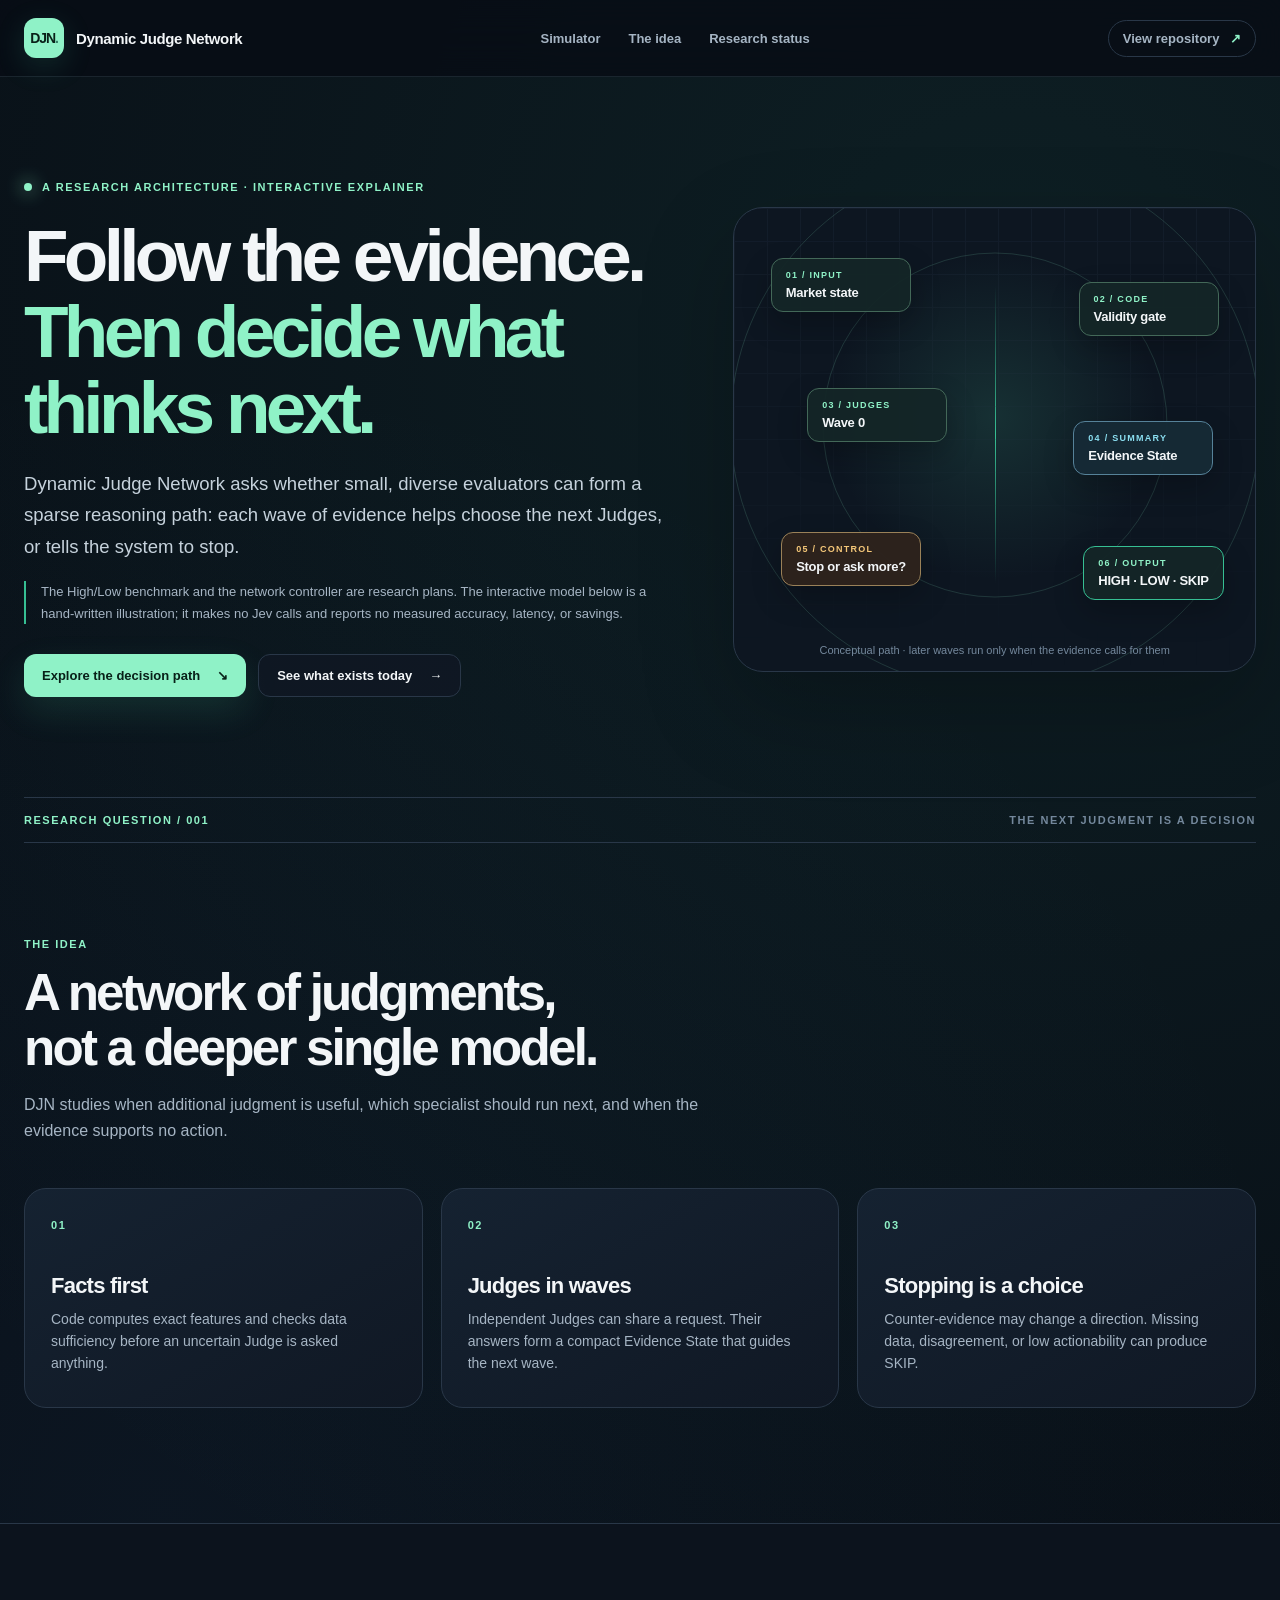
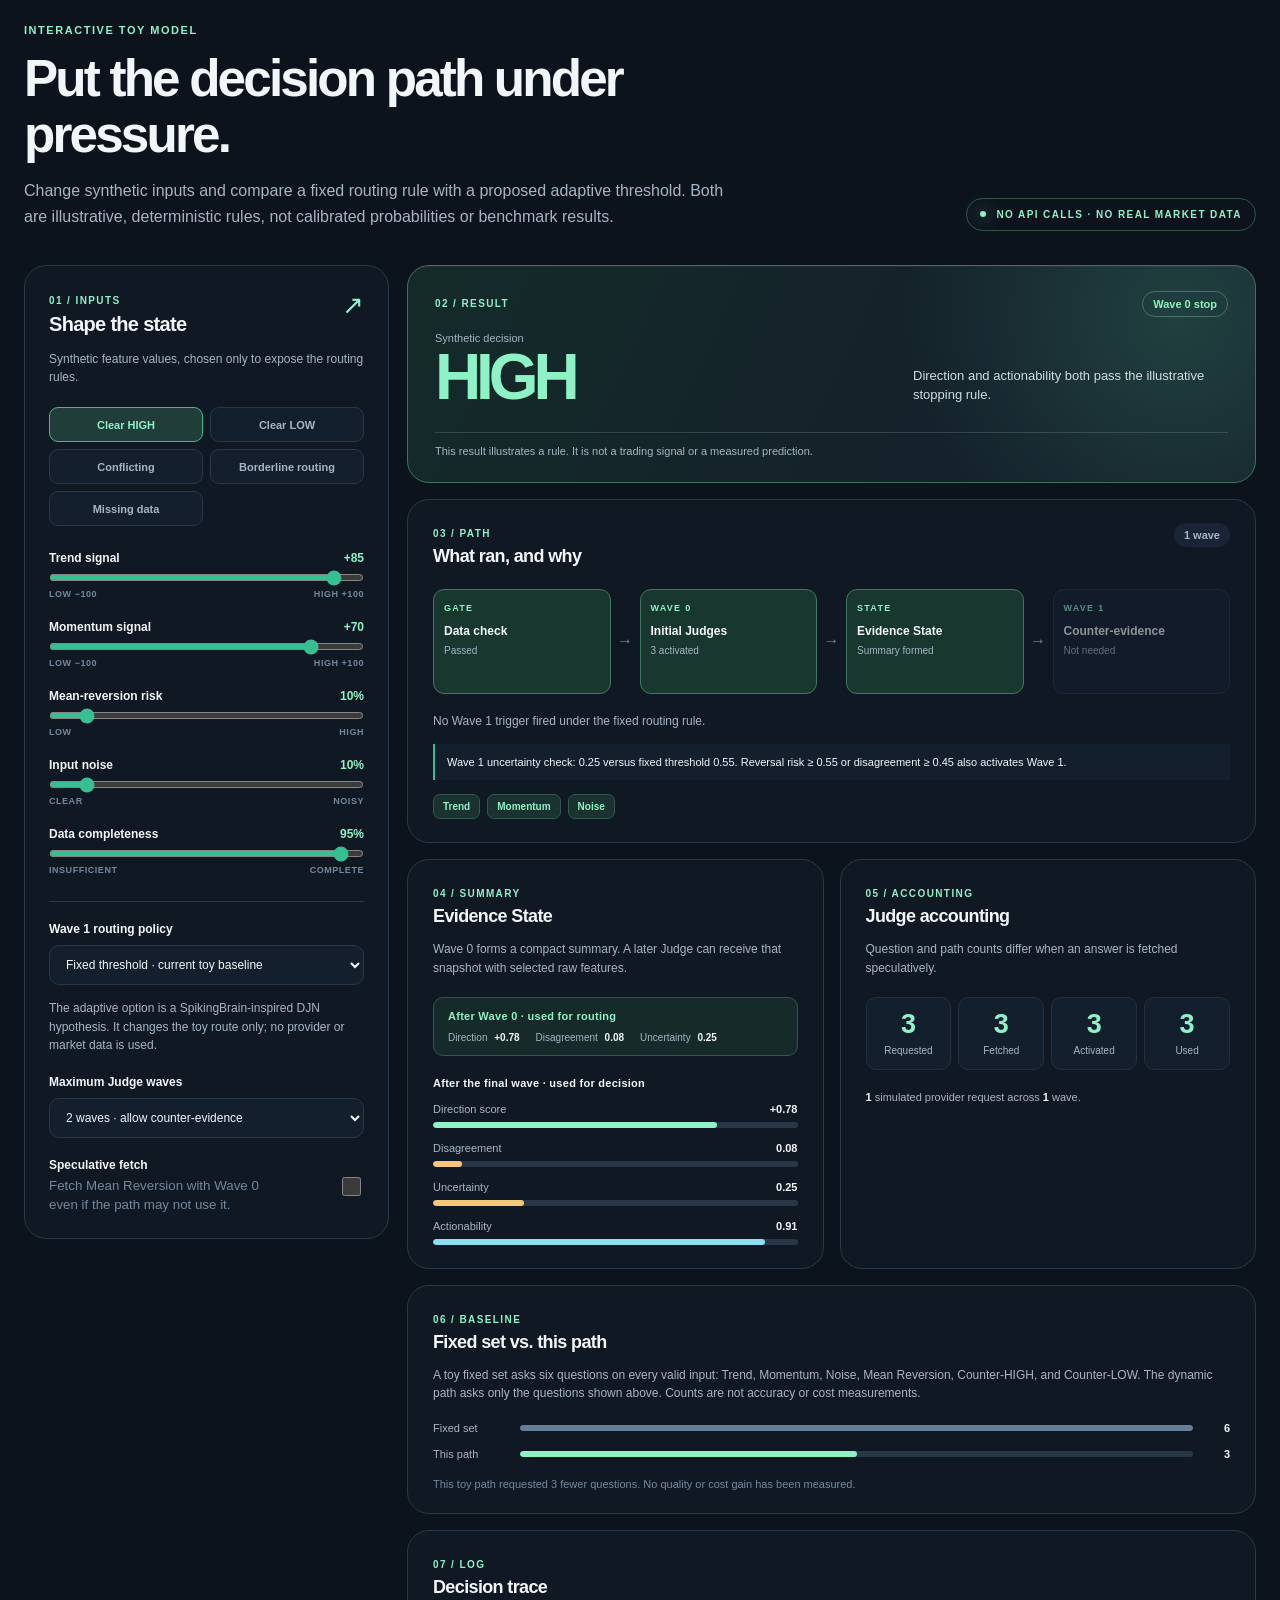
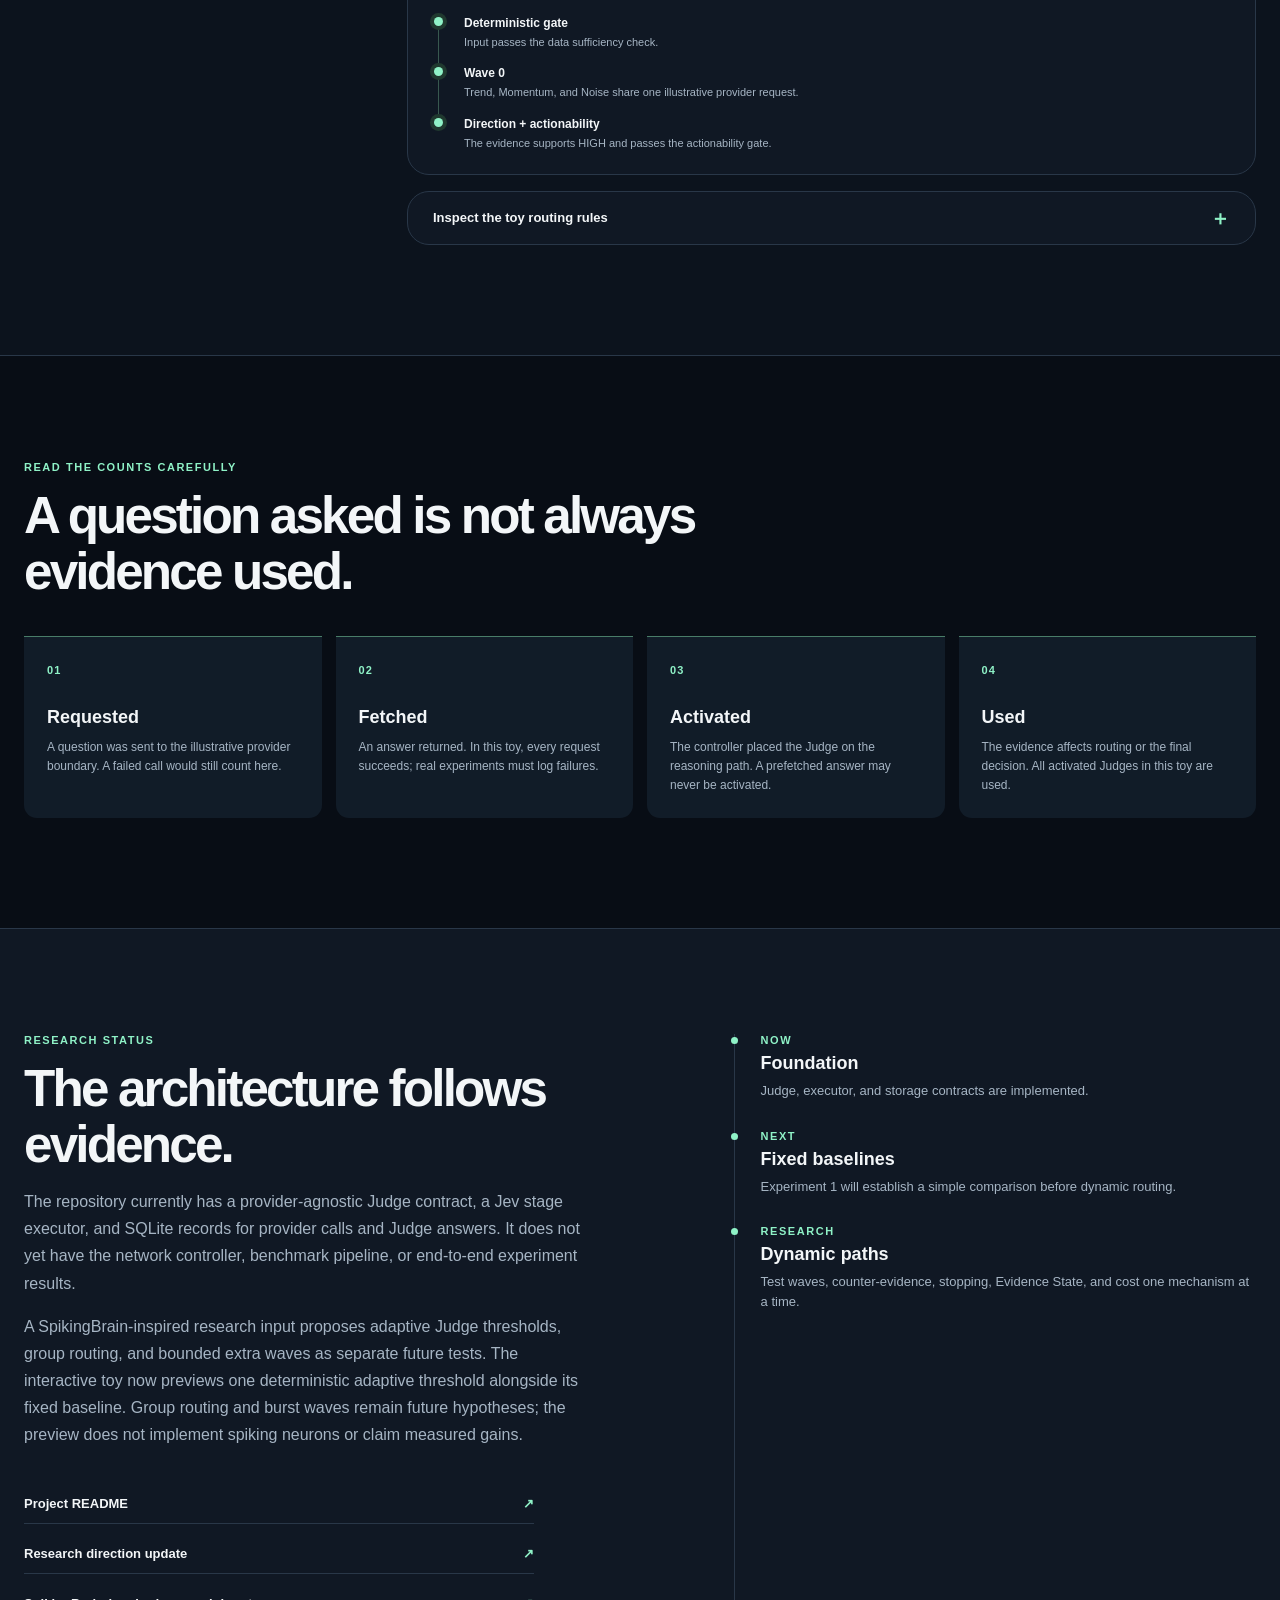
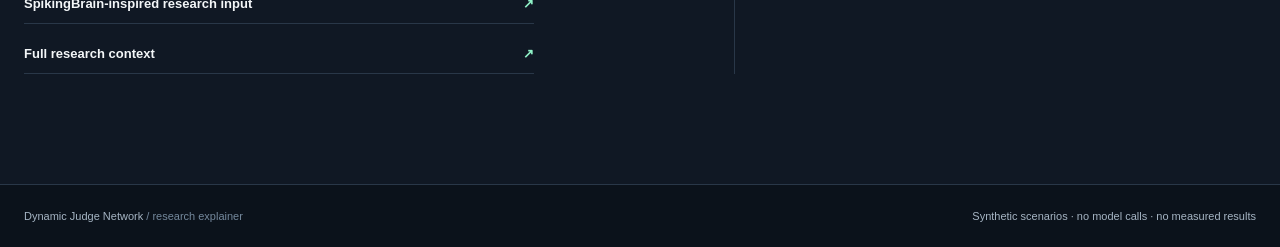
<file: index.html>
<!doctype html>
<html lang="en">
<head>
  <meta charset="utf-8">
  <meta name="viewport" content="width=device-width, initial-scale=1">
  <meta name="color-scheme" content="dark">
  <meta name="description" content="An interactive research explainer for Dynamic Judge Network: deterministic gates, Activation Waves, Evidence State, counter-evidence, and HIGH/LOW/SKIP decisions.">
  <title>Dynamic Judge Network — Follow the evidence</title>
  <!-- INLINE_STYLES_START -->
<style>
:root {
  color-scheme: dark;
  --bg: #080d15;
  --surface: #101824;
  --surface-2: #141f2e;
  --surface-3: #192536;
  --line: #293748;
  --line-soft: #213041;
  --text: #f3f6f8;
  --muted: #a6b5c4;
  --faint: #74889c;
  --mint: #8ff2c7;
  --mint-deep: #36bf93;
  --cyan: #8bdff1;
  --amber: #f5c879;
  --rose: #f5a1a8;
  --radius: 22px;
  font-family: Inter, ui-sans-serif, -apple-system, BlinkMacSystemFont, "Segoe UI", sans-serif;
}
* { box-sizing: border-box; }
html { scroll-behavior: smooth; }
section[id] { scroll-margin-top: 88px; }
body {
  margin: 0;
  min-width: 320px;
  color: var(--text);
  background:
    radial-gradient(circle at 79% 6%, rgba(52, 155, 136, .13), transparent 30%),
    radial-gradient(circle at 13% 30%, rgba(50, 111, 159, .09), transparent 31%),
    var(--bg);
}
a { color: inherit; }
button, input, select { font: inherit; }
button { cursor: pointer; }
:focus-visible { outline: 2px solid var(--mint); outline-offset: 4px; }
::selection { background: var(--mint); color: var(--bg); }
.shell { width: min(100% - 48px, 1240px); margin-inline: auto; }
.skip-link {
  position: absolute; top: -100px; left: 16px; z-index: 100;
  padding: 12px 16px; background: var(--mint); color: var(--bg); border-radius: 10px;
}
.skip-link:focus { top: 12px; }
.site-header {
  position: sticky; top: 0; z-index: 30; backdrop-filter: blur(18px);
  background: rgba(8, 13, 21, .83); border-bottom: 1px solid rgba(136, 165, 184, .15);
}
.header-inner { min-height: 76px; display: flex; align-items: center; justify-content: space-between; gap: 24px; }
.brand { display: inline-flex; align-items: center; gap: 12px; text-decoration: none; white-space: nowrap; }
.brand-mark {
  display: flex; align-items: center; justify-content: center; width: 40px; height: 40px; border-radius: 12px;
  background: var(--mint); color: #092018; font-size: 14px; font-weight: 900; letter-spacing: -.08em;
  box-shadow: 0 8px 30px rgba(76, 216, 167, .15);
}
.brand-dot { color: #327d65; }
.brand-name { font-size: 15px; font-weight: 750; letter-spacing: -.025em; }
.header-nav { display: flex; align-items: center; gap: 28px; }
.header-nav a, .header-repo { color: var(--muted); text-decoration: none; font-size: 13px; font-weight: 650; }
.header-nav a:hover, .header-repo:hover { color: var(--mint); }
.header-repo { border: 1px solid var(--line); border-radius: 999px; padding: 10px 14px; white-space: nowrap; }
.header-repo span { margin-left: 7px; color: var(--mint); }

.hero { display: grid; grid-template-columns: 1.12fr .88fr; gap: 44px; align-items: center; padding-block: 104px 100px; }
.eyebrow, .kicker, .panel-index, .section-divider, .art-index, .sim-label, .stage-step, .roadmap-index {
  font-size: 11px; letter-spacing: .14em; font-weight: 800; text-transform: uppercase;
}
.eyebrow { display: flex; align-items: center; gap: 10px; color: var(--mint); }
.eyebrow-pulse, .sim-label-dot { width: 8px; height: 8px; border-radius: 50%; background: var(--mint); box-shadow: 0 0 18px var(--mint); }
h1, h2, h3, p { margin-top: 0; }
h1 { max-width: 760px; margin: 25px 0 22px; font-size: clamp(46px, 5.7vw, 79px); line-height: 1.04; letter-spacing: -.065em; font-weight: 790; }
h1 em { font-style: normal; color: var(--mint); }
.hero-lead { max-width: 650px; color: #c6d2dc; font-size: clamp(16px, 1.45vw, 19px); line-height: 1.7; }
.hero-note { max-width: 625px; margin: 19px 0 0; padding-left: 15px; border-left: 2px solid var(--mint-deep); color: var(--muted); font-size: 13px; line-height: 1.65; }
.hero-actions { display: flex; flex-wrap: wrap; gap: 12px; margin-top: 30px; }
.button {
  display: inline-flex; align-items: center; justify-content: center; gap: 17px; padding: 13px 18px;
  border-radius: 12px; text-decoration: none; font-size: 13px; font-weight: 750;
  transition: transform .18s ease, background .18s ease, border-color .18s ease;
}
.button:hover { transform: translateY(-2px); }
.button-primary { background: var(--mint); color: #082018; box-shadow: 0 14px 35px rgba(80, 221, 172, .13); }
.button-primary:hover { background: #b2ffd9; }
.button-quiet { border: 1px solid var(--line); background: rgba(16, 24, 36, .7); }
.button-quiet:hover { border-color: var(--mint-deep); }

.hero-art {
  position: relative; min-height: 465px; isolation: isolate; border: 1px solid var(--line);
  border-radius: 30px; overflow: hidden;
  background: radial-gradient(circle at 50% 45%, rgba(72, 184, 147, .16), transparent 45%), #0d1621;
  box-shadow: 0 35px 95px rgba(0, 0, 0, .22);
}
.hero-art::before {
  content: ""; position: absolute; inset: 0; opacity: .25;
  background-image: linear-gradient(var(--line) 1px, transparent 1px), linear-gradient(90deg, var(--line) 1px, transparent 1px);
  background-size: 33px 33px; mask-image: linear-gradient(to bottom, #000, transparent 100%);
}
.hero-art::after { content: ""; position: absolute; left: 50%; top: 17%; bottom: 19%; width: 1px; background: linear-gradient(transparent, var(--mint-deep), transparent); z-index: -1; }
.art-orbit { position: absolute; border: 1px solid rgba(143, 242, 199, .15); border-radius: 50%; left: 50%; top: 47%; transform: translate(-50%, -50%); }
.orbit-one { width: 345px; height: 345px; }
.orbit-two { width: 530px; height: 530px; }
.art-node {
  position: absolute; display: flex; flex-direction: column; gap: 5px; min-width: 140px;
  padding: 11px 14px; border: 1px solid #436858; border-radius: 12px;
  background: rgba(20, 38, 39, .94); box-shadow: 0 12px 30px rgba(0, 0, 0, .22);
}
.art-node strong { font-size: 13px; letter-spacing: -.02em; }
.art-index { color: var(--mint); font-size: 9px; }
.art-input { left: 7%; top: 11%; }
.art-gate { right: 7%; top: 16%; }
.art-wave { left: 14%; top: 39%; }
.art-evidence { right: 8%; top: 46%; border-color: #568299; background: rgba(21, 42, 54, .96); }
.art-evidence .art-index { color: var(--cyan); }
.art-route { left: 9%; top: 70%; border-color: #9a8158; background: rgba(45, 35, 29, .96); }
.art-route .art-index { color: var(--amber); }
.art-outcome { right: 6%; top: 73%; border-color: var(--mint-deep); }
.art-caption { position: absolute; bottom: 15px; left: 22px; right: 22px; margin: 0; color: var(--faint); font-size: 11px; text-align: center; }

.section-divider { display: flex; justify-content: space-between; gap: 16px; padding: 16px 0; border-block: 1px solid var(--line); color: var(--faint); }
.section-divider span:first-child { color: var(--mint); }
.intro { padding-block: 95px 115px; }
.kicker { margin-bottom: 15px; color: var(--mint); }
.section-heading h2, .sim-heading h2, .research-layout h2 { margin: 0 0 16px; font-size: clamp(35px, 4vw, 55px); line-height: 1.08; letter-spacing: -.055em; font-weight: 760; }
.section-heading p:last-child, .sim-heading p:last-child { max-width: 690px; margin-bottom: 0; color: var(--muted); line-height: 1.65; }
.principles { display: grid; grid-template-columns: repeat(3, 1fr); gap: 18px; margin-top: 44px; }
.principle { min-height: 220px; padding: 26px; border: 1px solid var(--line); border-radius: var(--radius); background: linear-gradient(150deg, #152231, #101824); }
.principle-number { color: var(--mint); font-size: 11px; letter-spacing: .14em; font-weight: 800; }
.principle h3 { margin: 40px 0 10px; font-size: 22px; letter-spacing: -.035em; }
.principle p { margin: 0; color: var(--muted); line-height: 1.55; font-size: 14px; }

.simulator-section { border-block: 1px solid var(--line); padding-block: 100px 110px; background: #0c131d; }
.sim-heading { display: flex; align-items: end; justify-content: space-between; gap: 28px; margin-bottom: 34px; }
.sim-heading h2 { max-width: 760px; }
.sim-heading p:last-child { max-width: 700px; }
.sim-label { display: flex; align-items: center; gap: 10px; flex: none; padding: 10px 13px; color: var(--mint); border: 1px solid #315549; border-radius: 999px; font-size: 10px; }
.sim-label-dot { width: 6px; height: 6px; }
.workbench { display: grid; grid-template-columns: minmax(300px, 365px) minmax(0, 1fr); gap: 18px; align-items: start; }
.controls-panel, .route-panel, .evidence-panel, .counts-panel, .comparison-panel, .trace-panel {
  border: 1px solid var(--line); border-radius: var(--radius); background: var(--surface);
}
.controls-panel { padding: 24px; }
.panel-heading { display: flex; justify-content: space-between; align-items: start; gap: 14px; }
.panel-heading h3 { margin: 5px 0 0; font-size: 20px; letter-spacing: -.035em; }
.panel-heading.compact h3 { font-size: 18px; }
.panel-index { color: var(--mint); font-size: 10px; }
.panel-symbol { color: var(--mint); font-size: 26px; font-weight: 300; }
.control-help, .detail-note { color: var(--muted); font-size: 12px; line-height: 1.55; }
.control-help { margin: 14px 0 20px; }
.preset-list { display: grid; grid-template-columns: repeat(2, 1fr); gap: 7px; margin-bottom: 25px; }
.preset { min-height: 35px; padding: 7px 9px; border: 1px solid var(--line); border-radius: 9px; background: var(--surface-2); color: var(--muted); font-size: 11px; font-weight: 700; }
.preset:hover { border-color: var(--mint-deep); color: var(--text); }
.preset.is-selected { border-color: var(--mint-deep); background: #203d39; color: var(--mint); }
.control-stack { display: grid; gap: 21px; }
.control-label, .range-ends { display: flex; justify-content: space-between; gap: 12px; }
.control-label { align-items: baseline; margin-bottom: 9px; font-size: 12px; font-weight: 650; }
.control-label output { color: var(--mint); font-variant-numeric: tabular-nums; }
input[type="range"] { display: block; width: 100%; height: 7px; margin: 0; accent-color: var(--mint-deep); cursor: pointer; }
.range-ends { margin-top: 8px; color: var(--faint); font-size: 9px; letter-spacing: .06em; font-weight: 750; }
.control-options { margin-top: 26px; padding-top: 20px; border-top: 1px solid var(--line); }
.select-label { display: block; margin-bottom: 9px; font-size: 12px; font-weight: 700; }
select { width: 100%; padding: 11px 12px; color: var(--text); border: 1px solid var(--line); border-radius: 10px; background: var(--surface-2); font-size: 12px; }
.switch-row { display: flex; justify-content: space-between; align-items: center; gap: 14px; margin-top: 20px; cursor: pointer; }
.switch-row strong { display: block; margin-bottom: 4px; font-size: 12px; }
.switch-row small { display: block; max-width: 238px; color: var(--faint); line-height: 1.45; }
.switch-row input { width: 19px; height: 19px; flex: none; accent-color: var(--mint-deep); }

.results-panel { display: grid; gap: 16px; min-width: 0; }
.verdict-card {
  padding: 25px 27px; border-radius: var(--radius); border: 1px solid #3c735f;
  background: radial-gradient(circle at 91% 23%, rgba(99, 226, 173, .16), transparent 35%), linear-gradient(115deg, #142b29, #14212b 65%);
  box-shadow: inset 0 1px rgba(255, 255, 255, .04);
}
.verdict-card[data-decision="LOW"] { border-color: #5088a2; background: radial-gradient(circle at 91% 23%, rgba(111, 203, 226, .16), transparent 35%), linear-gradient(115deg, #152734, #14212b 65%); }
.verdict-card[data-decision="SKIP"] { border-color: #9a7852; background: radial-gradient(circle at 91% 23%, rgba(238, 181, 111, .13), transparent 35%), linear-gradient(115deg, #2b2725, #17212a 65%); }
.verdict-top { display: flex; align-items: center; justify-content: space-between; gap: 12px; }
.verdict-path { padding: 6px 10px; border: 1px solid rgba(150, 210, 185, .35); border-radius: 99px; color: var(--mint); font-size: 11px; font-weight: 700; }
.verdict-card[data-decision="SKIP"] .verdict-path { color: var(--amber); border-color: #937653; }
.verdict-main { display: flex; align-items: end; justify-content: space-between; gap: 25px; margin-top: 15px; }
.verdict-caption { margin: 0 0 1px; color: var(--muted); font-size: 11px; }
.decision { display: block; color: var(--mint); font-size: clamp(46px, 5vw, 69px); line-height: 1; font-weight: 850; letter-spacing: -.08em; }
.verdict-card[data-decision="LOW"] .decision { color: var(--cyan); }
.verdict-card[data-decision="SKIP"] .decision { color: var(--amber); }
.verdict-explanation { max-width: 315px; margin: 0 0 4px; color: #d0dde0; font-size: 13px; line-height: 1.5; }
.verdict-disclaimer { margin: 23px 0 0; padding-top: 12px; border-top: 1px solid rgba(211, 233, 228, .16); color: var(--muted); font-size: 11px; }

.route-panel, .comparison-panel, .trace-panel { padding: 23px 25px; }
.route-summary { padding: 6px 10px; border-radius: 99px; background: var(--surface-3); color: var(--muted); font-size: 11px; font-weight: 700; }
.route-track { display: grid; grid-template-columns: minmax(0, 1fr) 19px minmax(0, 1fr) 19px minmax(0, 1fr) 19px minmax(0, 1fr); align-items: center; gap: 5px; margin-top: 22px; }
.route-arrow { color: var(--faint); text-align: center; }
.route-stage { display: flex; flex-direction: column; min-height: 105px; padding: 13px 10px; border: 1px solid var(--line); border-radius: 11px; background: var(--surface-2); }
.route-stage.is-active { border-color: #417660; background: #18372f; }
.route-stage.is-blocked { border-color: #957448; background: #342c24; }
.route-stage.is-dormant { opacity: .55; }
.stage-step { margin-bottom: 11px; color: var(--mint); font-size: 9px; }
.route-stage.is-blocked .stage-step { color: var(--amber); }
.route-stage strong { font-size: 12px; }
.route-stage small { margin-top: 6px; color: var(--muted); line-height: 1.35; font-size: 10px; }
.route-reason { margin: 18px 0 14px; color: var(--muted); font-size: 12px; line-height: 1.5; }
.routing-detail { margin: 0 0 14px; padding: 10px 12px; border-left: 2px solid var(--mint-deep); background: var(--surface-2); color: var(--text); font-size: 11px; line-height: 1.5; font-variant-numeric: tabular-nums; }
.judge-chips { display: flex; flex-wrap: wrap; gap: 7px; }
.judge-chip { padding: 6px 9px; border: 1px solid #32564d; border-radius: 7px; background: #1a3330; color: var(--mint); font-size: 10px; font-weight: 700; }
.judge-chip.is-fetched-only { color: var(--amber); border-color: #806543; background: #30281e; }

.detail-grid { display: grid; grid-template-columns: 1fr 1fr; gap: 16px; }
.evidence-panel, .counts-panel { padding: 23px 25px; min-width: 0; }
.detail-note { margin: 13px 0 19px; }
.state-snapshot { padding: 12px 14px; border: 1px solid #32564d; border-radius: 10px; background: #152a29; }
.state-label { display: block; color: var(--mint); font-size: 11px; letter-spacing: .025em; }
.snapshot-values { display: flex; flex-wrap: wrap; gap: 8px 16px; margin-top: 10px; color: var(--muted); font-size: 10px; }
.snapshot-values strong { margin-left: 4px; color: var(--text); font-variant-numeric: tabular-nums; }
.final-state-label { margin-top: 21px; color: var(--text); }
.metric { margin-top: 14px; }
.metric > div:first-child { display: flex; justify-content: space-between; gap: 10px; margin-bottom: 7px; color: var(--muted); font-size: 11px; }
.metric strong { color: var(--text); font-variant-numeric: tabular-nums; }
.meter, .comparison-track { height: 6px; border-radius: 99px; overflow: hidden; background: #283746; }
.meter i, .comparison-track i { display: block; width: 0; height: 100%; background: var(--mint); border-radius: inherit; transition: width .25s ease; }
#bar-disagreement, #bar-uncertainty { background: var(--amber); }
#bar-actionability { background: var(--cyan); }
.count-grid { display: grid; grid-template-columns: repeat(4, 1fr); gap: 7px; }
.count-grid div { min-width: 0; padding: 11px 4px; border: 1px solid var(--line-soft); border-radius: 10px; background: var(--surface-2); text-align: center; }
.count-grid strong { display: block; color: var(--mint); font-size: 27px; line-height: 1.15; font-variant-numeric: tabular-nums; }
.count-grid span { color: var(--muted); font-size: 10px; }
.request-note { margin: 21px 0 0; color: var(--muted); font-size: 11px; }
.request-note strong { color: var(--text); }
.comparison-row { display: grid; grid-template-columns: 75px 1fr 25px; gap: 12px; align-items: center; margin-top: 14px; font-size: 11px; color: var(--muted); }
.comparison-row strong { color: var(--text); text-align: right; }
#dynamic-bar { background: var(--mint); }
#fixed-bar { background: #657f95; }
.comparison-note { margin: 18px 0 0; color: var(--faint); font-size: 11px; }
.trace-list { display: grid; gap: 0; margin: 18px 0 0; padding: 0; list-style: none; }
.trace-list li { position: relative; padding: 0 0 16px 25px; border-left: 1px solid #38584f; margin-left: 5px; }
.trace-list li:last-child { padding-bottom: 0; border-left-color: transparent; }
.trace-list li::before { content: ""; position: absolute; left: -5px; top: 1px; width: 9px; height: 9px; border-radius: 50%; background: var(--mint); box-shadow: 0 0 0 4px #20392f; }
.trace-list strong { display: block; margin-bottom: 4px; font-size: 12px; }
.trace-list span { display: block; color: var(--muted); font-size: 11px; line-height: 1.5; }
.rules-panel { border: 1px solid var(--line); border-radius: var(--radius); background: var(--surface); }
.rules-panel summary { display: flex; justify-content: space-between; gap: 12px; padding: 18px 25px; cursor: pointer; font-size: 13px; font-weight: 750; list-style: none; }
.rules-panel summary::-webkit-details-marker { display: none; }
.rules-panel summary span { color: var(--mint); font-size: 20px; line-height: .8; }
.rules-panel[open] summary { border-bottom: 1px solid var(--line); }
.rules-content { padding: 18px 25px 23px; color: var(--muted); font-size: 12px; line-height: 1.65; }
.rules-content p { margin: 0 0 12px; }
.rules-content ol { padding-left: 20px; margin: 0; }
.rules-content li { padding-left: 5px; margin-top: 9px; }
.rules-content strong { color: var(--text); }

.definitions { padding-block: 105px 110px; }
.section-heading.narrow { max-width: 715px; }
.definition-grid { display: grid; grid-template-columns: repeat(4, 1fr); gap: 14px; margin-top: 37px; }
.definition-grid article { padding: 23px; border-top: 1px solid #497d68; background: #111c28; border-radius: 0 0 13px 13px; }
.definition-grid article > span { color: var(--mint); font-size: 11px; font-weight: 800; letter-spacing: .1em; }
.definition-grid h3 { margin: 29px 0 10px; font-size: 18px; }
.definition-grid p { margin: 0; color: var(--muted); font-size: 12px; line-height: 1.6; }
.research-section { border-top: 1px solid var(--line); padding-block: 105px 110px; background: #101824; }
.research-layout { display: grid; grid-template-columns: 1fr .85fr; gap: 95px; }
.research-layout h2 { max-width: 600px; }
.research-lead { max-width: 560px; color: var(--muted); line-height: 1.7; }
.research-links { display: grid; gap: 10px; margin-top: 35px; max-width: 510px; }
.research-links a { display: flex; justify-content: space-between; padding: 12px 0; border-bottom: 1px solid var(--line); color: var(--text); text-decoration: none; font-size: 13px; font-weight: 700; }
.research-links a:hover, .research-links a span { color: var(--mint); }
.roadmap { border-left: 1px solid var(--line); }
.roadmap > div { position: relative; padding: 0 0 28px 30px; margin-left: -4px; }
.roadmap > div::before { content: ""; position: absolute; left: 0; top: 3px; width: 7px; height: 7px; border-radius: 50%; background: var(--mint); }
.roadmap > div:last-child { padding-bottom: 0; }
.roadmap-index { display: block; color: var(--mint); }
.roadmap strong { display: block; margin: 7px 0; font-size: 18px; }
.roadmap p { margin: 0; color: var(--muted); font-size: 13px; line-height: 1.55; }
.site-footer { padding: 25px 0; border-top: 1px solid var(--line); background: #0b121b; }
.footer-inner { display: flex; justify-content: space-between; gap: 16px; color: var(--muted); font-size: 11px; }
.muted { color: var(--faint); }
.noscript { position: fixed; bottom: 0; left: 0; right: 0; z-index: 50; padding: 14px; margin: 0; background: var(--amber); color: #211b12; text-align: center; }

@media (max-width: 1050px) {
  .hero { grid-template-columns: 1fr; padding-top: 76px; }
  .hero-art { max-width: 750px; width: 100%; min-height: 420px; }
  .sim-heading { align-items: start; flex-direction: column; }
  .workbench { grid-template-columns: 1fr; }
  .controls-panel { display: grid; grid-template-columns: 1fr 1fr; column-gap: 28px; }
  .controls-panel .panel-heading, .controls-panel .control-help, .preset-list { grid-column: 1; }
  .control-stack { grid-column: 2; grid-row: 1 / span 4; }
  .control-options { grid-column: 1; }
  .research-layout { gap: 45px; }
}
@media (max-width: 720px) {
  .shell { width: min(100% - 32px, 1240px); }
  .header-inner { min-height: 65px; }
  .brand-name, .header-nav { display: none; }
  .hero { padding-block: 67px 72px; }
  h1 { font-size: clamp(42px, 10vw, 62px); }
  .hero-art { min-height: 390px; }
  .art-node { min-width: 112px; padding: 9px; }
  .art-node strong { font-size: 11px; }
  .art-input { left: 5%; }
  .art-gate { right: 4%; }
  .art-wave { left: 7%; }
  .art-evidence { right: 4%; }
  .art-route { left: 4%; }
  .art-outcome { right: 4%; }
  .section-divider span:last-child { display: none; }
  .intro, .definitions, .research-section { padding-block: 72px; }
  .principles { grid-template-columns: 1fr; gap: 10px; margin-top: 28px; }
  .principle { min-height: 0; }
  .principle h3 { margin-top: 22px; }
  .simulator-section { padding-block: 72px; }
  .controls-panel { display: block; }
  .detail-grid, .research-layout { grid-template-columns: 1fr; }
  .definition-grid { grid-template-columns: repeat(2, 1fr); }
  .route-track { grid-template-columns: repeat(2, 1fr); gap: 8px; }
  .route-arrow { display: none; }
  .verdict-main { align-items: start; flex-direction: column; gap: 13px; }
  .research-layout { gap: 45px; }
  .footer-inner { flex-direction: column; }
}
@media (max-width: 420px) {
  .header-repo { padding: 9px 11px; font-size: 11px; }
  .hero-art { min-height: 390px; }
  .art-node { min-width: 96px; }
  .art-outcome { top: 78%; }
  .art-caption { bottom: 8px; }
  .definition-grid { grid-template-columns: 1fr; }
  .count-grid { grid-template-columns: repeat(2, 1fr); }
}
@media (prefers-reduced-motion: reduce) {
  *, *::before, *::after { scroll-behavior: auto !important; animation-duration: .01ms !important; transition-duration: .01ms !important; }
}
</style>
  <!-- INLINE_STYLES_END -->
</head>
<body>
  <a class="skip-link" href="#main">Skip to content</a>
  <header class="site-header">
    <div class="shell header-inner">
      <a class="brand" href="#top" aria-label="Dynamic Judge Network, back to top">
        <span class="brand-mark" aria-hidden="true">DJN<span class="brand-dot">.</span></span>
        <span class="brand-name">Dynamic Judge Network</span>
      </a>
      <nav class="header-nav" aria-label="Main navigation">
        <a href="#simulator">Simulator</a>
        <a href="#how-it-works">The idea</a>
        <a href="#research">Research status</a>
      </nav>
      <a class="header-repo" href="https://github.com/RoyHermit/dynamic-judge-network" target="_blank" rel="noopener noreferrer">
        View repository <span aria-hidden="true">↗</span>
      </a>
    </div>
  </header>

  <main id="main">
    <section class="hero shell" id="top" aria-labelledby="hero-title">
      <div class="hero-copy">
        <div class="eyebrow"><span class="eyebrow-pulse" aria-hidden="true"></span> A research architecture · Interactive explainer</div>
        <h1 id="hero-title">Follow the evidence.<br><em>Then decide what thinks next.</em></h1>
        <p class="hero-lead">
          Dynamic Judge Network asks whether small, diverse evaluators can form a sparse reasoning path:
          each wave of evidence helps choose the next Judges, or tells the system to stop.
        </p>
        <p class="hero-note">
          The High/Low benchmark and the network controller are research plans. The interactive model below is a
          hand-written illustration; it makes no Jev calls and reports no measured accuracy, latency, or savings.
        </p>
        <div class="hero-actions">
          <a class="button button-primary" href="#simulator">Explore the decision path <span aria-hidden="true">↘</span></a>
          <a class="button button-quiet" href="#research">See what exists today <span aria-hidden="true">→</span></a>
        </div>
      </div>
      <div class="hero-art" aria-label="A conceptual decision path from input through gates and two possible waves to a decision">
        <div class="art-orbit orbit-one"></div>
        <div class="art-orbit orbit-two"></div>
        <div class="art-node art-input"><span class="art-index">01 / INPUT</span><strong>Market state</strong></div>
        <div class="art-node art-gate"><span class="art-index">02 / CODE</span><strong>Validity gate</strong></div>
        <div class="art-node art-wave"><span class="art-index">03 / JUDGES</span><strong>Wave 0</strong></div>
        <div class="art-node art-evidence"><span class="art-index">04 / SUMMARY</span><strong>Evidence State</strong></div>
        <div class="art-node art-route"><span class="art-index">05 / CONTROL</span><strong>Stop or ask more?</strong></div>
        <div class="art-node art-outcome"><span class="art-index">06 / OUTPUT</span><strong>HIGH · LOW · SKIP</strong></div>
        <p class="art-caption">Conceptual path · later waves run only when the evidence calls for them</p>
      </div>
    </section>

    <div class="section-divider shell" aria-hidden="true"><span>RESEARCH QUESTION / 001</span><span>THE NEXT JUDGMENT IS A DECISION</span></div>

    <section class="intro shell" id="how-it-works" aria-labelledby="idea-title">
      <div class="section-heading">
        <p class="kicker">The idea</p>
        <h2 id="idea-title">A network of judgments,<br>not a deeper single model.</h2>
        <p>DJN studies when additional judgment is useful, which specialist should run next, and when the evidence supports no action.</p>
      </div>
      <div class="principles">
        <article class="principle">
          <span class="principle-number">01</span>
          <h3>Facts first</h3>
          <p>Code computes exact features and checks data sufficiency before an uncertain Judge is asked anything.</p>
        </article>
        <article class="principle">
          <span class="principle-number">02</span>
          <h3>Judges in waves</h3>
          <p>Independent Judges can share a request. Their answers form a compact Evidence State that guides the next wave.</p>
        </article>
        <article class="principle">
          <span class="principle-number">03</span>
          <h3>Stopping is a choice</h3>
          <p>Counter-evidence may change a direction. Missing data, disagreement, or low actionability can produce SKIP.</p>
        </article>
      </div>
    </section>

    <section class="simulator-section" id="simulator" aria-labelledby="sim-title">
      <div class="shell">
        <div class="sim-heading">
          <div>
            <p class="kicker">Interactive toy model</p>
            <h2 id="sim-title">Put the decision path under pressure.</h2>
            <p>Change synthetic inputs and compare a fixed routing rule with a proposed adaptive threshold. Both are illustrative, deterministic rules, not calibrated probabilities or benchmark results.</p>
          </div>
          <div class="sim-label"><span class="sim-label-dot"></span> NO API CALLS · NO REAL MARKET DATA</div>
        </div>

        <div class="workbench">
          <aside class="controls-panel" aria-labelledby="controls-title">
            <div class="panel-heading">
              <div>
                <span class="panel-index">01 / INPUTS</span>
                <h3 id="controls-title">Shape the state</h3>
              </div>
              <span class="panel-symbol" aria-hidden="true">↗</span>
            </div>
            <p class="control-help">Synthetic feature values, chosen only to expose the routing rules.</p>

            <div class="preset-list" role="group" aria-label="Example scenarios">
              <button class="preset is-selected" type="button" data-preset="clear-high">Clear HIGH</button>
              <button class="preset" type="button" data-preset="clear-low">Clear LOW</button>
              <button class="preset" type="button" data-preset="conflict">Conflicting</button>
              <button class="preset" type="button" data-preset="borderline">Borderline routing</button>
              <button class="preset" type="button" data-preset="missing">Missing data</button>
            </div>

            <div class="control-stack">
              <div class="control">
                <div class="control-label"><label for="trend">Trend signal</label><output id="trend-value" for="trend">+85</output></div>
                <input id="trend" type="range" min="-100" max="100" value="85">
                <div class="range-ends"><span>LOW −100</span><span>HIGH +100</span></div>
              </div>
              <div class="control">
                <div class="control-label"><label for="momentum">Momentum signal</label><output id="momentum-value" for="momentum">+70</output></div>
                <input id="momentum" type="range" min="-100" max="100" value="70">
                <div class="range-ends"><span>LOW −100</span><span>HIGH +100</span></div>
              </div>
              <div class="control">
                <div class="control-label"><label for="reversal">Mean-reversion risk</label><output id="reversal-value" for="reversal">10%</output></div>
                <input id="reversal" type="range" min="0" max="100" value="10">
                <div class="range-ends"><span>LOW</span><span>HIGH</span></div>
              </div>
              <div class="control">
                <div class="control-label"><label for="noise">Input noise</label><output id="noise-value" for="noise">10%</output></div>
                <input id="noise" type="range" min="0" max="100" value="10">
                <div class="range-ends"><span>CLEAR</span><span>NOISY</span></div>
              </div>
              <div class="control">
                <div class="control-label"><label for="completeness">Data completeness</label><output id="completeness-value" for="completeness">95%</output></div>
                <input id="completeness" type="range" min="0" max="100" value="95">
                <div class="range-ends"><span>INSUFFICIENT</span><span>COMPLETE</span></div>
              </div>
            </div>

            <div class="control-options">
              <label class="select-label" for="routing-policy">Wave 1 routing policy</label>
              <select id="routing-policy">
                <option value="fixed" selected>Fixed threshold · current toy baseline</option>
                <option value="adaptive">Adaptive threshold · research hypothesis</option>
              </select>
              <p class="control-help">The adaptive option is a SpikingBrain-inspired DJN hypothesis. It changes the toy route only; no provider or market data is used.</p>
              <label class="select-label" for="max-waves">Maximum Judge waves</label>
              <select id="max-waves">
                <option value="2" selected>2 waves · allow counter-evidence</option>
                <option value="1">1 wave · stop if more is needed</option>
              </select>
              <label class="switch-row" for="speculative">
                <span><strong>Speculative fetch</strong><small>Fetch Mean Reversion with Wave 0 even if the path may not use it.</small></span>
                <input id="speculative" type="checkbox">
              </label>
            </div>
          </aside>

          <div class="results-panel">
            <div class="verdict-card" id="verdict-card" aria-live="polite">
              <div class="verdict-top"><span class="panel-index">02 / RESULT</span><span id="verdict-path" class="verdict-path">Wave 0 stop</span></div>
              <div class="verdict-main">
                <div>
                  <p class="verdict-caption">Synthetic decision</p>
                  <strong id="decision" class="decision">HIGH</strong>
                </div>
                <p id="decision-explanation" class="verdict-explanation">The evidence supports a directional decision.</p>
              </div>
              <p class="verdict-disclaimer">This result illustrates a rule. It is not a trading signal or a measured prediction.</p>
            </div>

            <div class="route-panel" aria-labelledby="route-title">
              <div class="panel-heading compact"><div><span class="panel-index">03 / PATH</span><h3 id="route-title">What ran, and why</h3></div><span id="route-summary" class="route-summary">1 wave</span></div>
              <div class="route-track">
                <div class="route-stage" id="stage-gate"><span class="stage-step">GATE</span><strong>Data check</strong><small id="gate-status">Passed</small></div>
                <span class="route-arrow" aria-hidden="true">→</span>
                <div class="route-stage" id="stage-wave0"><span class="stage-step">WAVE 0</span><strong>Initial Judges</strong><small id="wave0-status">3 activated</small></div>
                <span class="route-arrow" aria-hidden="true">→</span>
                <div class="route-stage" id="stage-evidence"><span class="stage-step">STATE</span><strong>Evidence State</strong><small id="evidence-status">Summary ready</small></div>
                <span class="route-arrow" aria-hidden="true">→</span>
                <div class="route-stage" id="stage-wave1"><span class="stage-step">WAVE 1</span><strong>Counter-evidence</strong><small id="wave1-status">Not needed</small></div>
              </div>
              <p id="route-reason" class="route-reason"></p>
              <p id="routing-detail" class="routing-detail">Wave 1 uncertainty check: 0.25 versus threshold 0.55.</p>
              <div id="judge-chips" class="judge-chips" aria-label="Activated Judges"></div>
            </div>

            <div class="detail-grid">
              <div class="evidence-panel" aria-labelledby="evidence-title">
                <div class="panel-heading compact"><div><span class="panel-index">04 / SUMMARY</span><h3 id="evidence-title">Evidence State</h3></div></div>
                <p class="detail-note">Wave 0 forms a compact summary. A later Judge can receive that snapshot with selected raw features.</p>
                <div class="state-snapshot" aria-label="Wave 0 routing snapshot">
                  <strong class="state-label">After Wave 0 · used for routing</strong>
                  <div class="snapshot-values">
                    <span>Direction <strong id="routing-direction">+0.78</strong></span>
                    <span>Disagreement <strong id="routing-disagreement">0.08</strong></span>
                    <span>Uncertainty <strong id="routing-uncertainty">0.25</strong></span>
                  </div>
                </div>
                <strong class="state-label final-state-label">After the final wave · used for decision</strong>
                <div class="metric"><div><span>Direction score</span><strong id="metric-direction">+0.78</strong></div><div class="meter"><i id="bar-direction"></i></div></div>
                <div class="metric"><div><span>Disagreement</span><strong id="metric-disagreement">0.08</strong></div><div class="meter"><i id="bar-disagreement"></i></div></div>
                <div class="metric"><div><span>Uncertainty</span><strong id="metric-uncertainty">0.25</strong></div><div class="meter"><i id="bar-uncertainty"></i></div></div>
                <div class="metric"><div><span>Actionability</span><strong id="metric-actionability">0.91</strong></div><div class="meter"><i id="bar-actionability"></i></div></div>
              </div>

              <div class="counts-panel" aria-labelledby="counts-title">
                <div class="panel-heading compact"><div><span class="panel-index">05 / ACCOUNTING</span><h3 id="counts-title">Judge accounting</h3></div></div>
                <p class="detail-note">Question and path counts differ when an answer is fetched speculatively.</p>
                <div class="count-grid">
                  <div><strong id="count-requested">3</strong><span>Requested</span></div>
                  <div><strong id="count-fetched">3</strong><span>Fetched</span></div>
                  <div><strong id="count-activated">3</strong><span>Activated</span></div>
                  <div><strong id="count-used">3</strong><span>Used</span></div>
                </div>
                <p class="request-note"><strong id="request-count">1</strong> simulated provider request<span id="request-plural"></span> across <strong id="wave-count">1</strong> wave<span id="wave-plural"></span>.</p>
              </div>
            </div>

            <div class="comparison-panel" aria-labelledby="comparison-title">
              <div class="panel-heading compact"><div><span class="panel-index">06 / BASELINE</span><h3 id="comparison-title">Fixed set vs. this path</h3></div></div>
              <p class="detail-note">A toy fixed set asks six questions on every valid input: Trend, Momentum, Noise, Mean Reversion, Counter-HIGH, and Counter-LOW. The dynamic path asks only the questions shown above. Counts are not accuracy or cost measurements.</p>
              <div class="comparison-row"><span>Fixed set</span><div class="comparison-track"><i id="fixed-bar"></i></div><strong id="fixed-count">6</strong></div>
              <div class="comparison-row"><span>This path</span><div class="comparison-track"><i id="dynamic-bar"></i></div><strong id="dynamic-count">3</strong></div>
              <p id="comparison-note" class="comparison-note"></p>
            </div>

            <div class="trace-panel" aria-labelledby="trace-title">
              <div class="panel-heading compact"><div><span class="panel-index">07 / LOG</span><h3 id="trace-title">Decision trace</h3></div></div>
              <ol id="trace-list" class="trace-list"></ol>
            </div>

            <details class="rules-panel">
              <summary>Inspect the toy routing rules <span aria-hidden="true">＋</span></summary>
              <div class="rules-content">
                <p>These deliberately simple rules make the illustration reproducible. Their thresholds and weights are not calibrated to market data.</p>
                <ol>
                  <li><strong>Gate:</strong> completeness below 40% returns SKIP before any Judge question.</li>
                  <li><strong>Wave 0:</strong> Trend, Momentum, and Noise run together. Direction = 0.55 × Trend + 0.45 × Momentum; signed inputs are scaled to −1…+1. Disagreement = |Trend − Momentum| ÷ 2. Uncertainty = clip(1 − |direction| + 0.25 × Noise + 0.125 × disagreement).</li>
                  <li><strong>Route:</strong> the fixed policy runs Wave 1 when uncertainty reaches 0.55, reversal risk reaches 0.55, or disagreement reaches 0.45. The adaptive hypothesis changes only the uncertainty threshold to clip(0.55 + 0.05 × |direction| − 0.12 × reversal − 0.10 × disagreement, 0.40, 0.65). The two risk triggers remain. A one-wave budget returns SKIP when more evidence is needed.</li>
                  <li><strong>Wave 1:</strong> a Counter-HIGH or Counter-LOW Judge challenges the preliminary direction. Mean Reversion joins when reversal risk is at least 0.45 or noise at least 0.55. Counter strength = clip(0.5 × Reversal + 0.25 × Noise + 0.25 × disagreement); it reduces the preliminary score, with an additional reversal adjustment when Mean Reversion runs.</li>
                  <li><strong>Stop:</strong> the final direction is used only when its score magnitude is at least 0.34, uncertainty at most 0.68, and actionability at least 0.55; otherwise the result is SKIP. Actionability falls as noise, reversal risk, disagreement, missing data, or counter-evidence rises.</li>
                </ol>
              </div>
            </details>
          </div>
        </div>
      </div>
    </section>

    <section class="definitions shell" aria-labelledby="definitions-title">
      <div class="section-heading narrow">
        <p class="kicker">Read the counts carefully</p>
        <h2 id="definitions-title">A question asked is not always evidence used.</h2>
      </div>
      <div class="definition-grid">
        <article><span>01</span><h3>Requested</h3><p>A question was sent to the illustrative provider boundary. A failed call would still count here.</p></article>
        <article><span>02</span><h3>Fetched</h3><p>An answer returned. In this toy, every request succeeds; real experiments must log failures.</p></article>
        <article><span>03</span><h3>Activated</h3><p>The controller placed the Judge on the reasoning path. A prefetched answer may never be activated.</p></article>
        <article><span>04</span><h3>Used</h3><p>The evidence affects routing or the final decision. All activated Judges in this toy are used.</p></article>
      </div>
    </section>

    <section class="research-section" id="research" aria-labelledby="research-title">
      <div class="shell research-layout">
        <div>
          <p class="kicker">Research status</p>
          <h2 id="research-title">The architecture follows evidence.</h2>
          <p class="research-lead">The repository currently has a provider-agnostic Judge contract, a Jev stage executor, and SQLite records for provider calls and Judge answers. It does not yet have the network controller, benchmark pipeline, or end-to-end experiment results.</p>
          <p class="research-lead">A SpikingBrain-inspired research input proposes adaptive Judge thresholds, group routing, and bounded extra waves as separate future tests. The interactive toy now previews one deterministic adaptive threshold alongside its fixed baseline. Group routing and burst waves remain future hypotheses; the preview does not implement spiking neurons or claim measured gains.</p>
          <div class="research-links">
            <a href="https://github.com/RoyHermit/dynamic-judge-network/blob/main/README.md" target="_blank" rel="noopener noreferrer">Project README <span aria-hidden="true">↗</span></a>
            <a href="https://github.com/RoyHermit/dynamic-judge-network/blob/main/docs/context/djn-research-direction-update.md" target="_blank" rel="noopener noreferrer">Research direction update <span aria-hidden="true">↗</span></a>
            <a href="https://github.com/RoyHermit/dynamic-judge-network/blob/main/docs/context/djn-research-input-spikingbrain.md" target="_blank" rel="noopener noreferrer">SpikingBrain-inspired research input <span aria-hidden="true">↗</span></a>
            <a href="https://github.com/RoyHermit/dynamic-judge-network/blob/main/docs/context/dynamic-judge-network-context.md" target="_blank" rel="noopener noreferrer">Full research context <span aria-hidden="true">↗</span></a>
          </div>
        </div>
        <div class="roadmap">
          <div><span class="roadmap-index">NOW</span><strong>Foundation</strong><p>Judge, executor, and storage contracts are implemented.</p></div>
          <div><span class="roadmap-index">NEXT</span><strong>Fixed baselines</strong><p>Experiment 1 will establish a simple comparison before dynamic routing.</p></div>
          <div><span class="roadmap-index">RESEARCH</span><strong>Dynamic paths</strong><p>Test waves, counter-evidence, stopping, Evidence State, and cost one mechanism at a time.</p></div>
        </div>
      </div>
    </section>
  </main>

  <footer class="site-footer">
    <div class="shell footer-inner">
      <span>Dynamic Judge Network <span class="muted">/ research explainer</span></span>
      <span>Synthetic scenarios · no model calls · no measured results</span>
    </div>
  </footer>
  <noscript><p class="noscript">Enable JavaScript to use the interactive simulator. The research overview and links remain available.</p></noscript>
  <!-- INLINE_SCRIPT_START -->
<script>
(() => {
// An inspectable teaching model. These rules and scores are illustrative;
// they are not Jev outputs, calibrated probabilities, or research results.
const clamp = (value, min = 0, max = 1) => Math.min(max, Math.max(min, value));
const round = (value) => Math.round(value * 100) / 100;
const fixedJudgeIds = ['trend', 'momentum', 'noise', 'mean-reversion', 'counter-high', 'counter-low'];
const boundedInput = (value, min, max) =>
  value === null || value === undefined || value === '' || !Number.isFinite(Number(value))
    ? null
    : clamp(Number(value), min, max);

function evaluateScenario(rawInput) {
  const input = {
    trend: boundedInput(rawInput.trend, -100, 100),
    momentum: boundedInput(rawInput.momentum, -100, 100),
    reversal: boundedInput(rawInput.reversal, 0, 100),
    noise: boundedInput(rawInput.noise, 0, 100),
    completeness: boundedInput(rawInput.completeness, 0, 100),
    maxWaves: Number(rawInput.maxWaves) === 1 ? 1 : 2,
    speculative: Boolean(rawInput.speculative),
    routingPolicy: rawInput.routingPolicy === 'adaptive' ? 'adaptive' : 'fixed',
  };
  const missingFeature = ['trend', 'momentum', 'reversal', 'noise', 'completeness']
    .some((name) => input[name] === null);
  const gatePassed = !missingFeature && input.completeness >= 40;
  const waves = [];
  const fetchedJudges = [];
  const activatedJudges = [];
  const usedJudges = [];
  const trace = [];
  let providerRequests = 0;
  let routing = null;

  function recordWave(index, judges, newlyFetched, reason) {
    waves.push({ index, judges, newlyFetched, reason });
    providerRequests += 1;
    for (const judge of newlyFetched) {
      if (!fetchedJudges.includes(judge)) fetchedJudges.push(judge);
    }
    for (const judge of judges) {
      if (!activatedJudges.includes(judge)) activatedJudges.push(judge);
      if (!usedJudges.includes(judge)) usedJudges.push(judge);
    }
  }

  function finish(decision, stopReason, evidence, routeReason) {
    return {
      input,
      decision,
      stopReason,
      routeReason,
      routing,
      evidence,
      waves,
      trace,
      fetchedJudges,
      activatedJudges,
      usedJudges,
      counts: {
        requested: fetchedJudges.length,
        fetched: fetchedJudges.length,
        activated: activatedJudges.length,
        used: usedJudges.length,
        providerRequests,
      },
      fixedBaseline: {
        judges: gatePassed ? [...fixedJudgeIds] : [],
        questions: gatePassed ? fixedJudgeIds.length : 0,
        providerRequests: gatePassed ? 1 : 0,
      },
    };
  }

  if (!gatePassed) {
    trace.push({
      title: 'Deterministic gate',
      detail: missingFeature
        ? 'A required feature is missing or invalid; no Judge question is sent.'
        : 'Data completeness is below 40%; no Judge question is sent.',
    });
    return finish('SKIP', 'missing-data', null, 'The input is incomplete.');
  }
  trace.push({ title: 'Deterministic gate', detail: 'Input passes the data sufficiency check.' });

  const waveZeroJudges = ['trend', 'momentum', 'noise'];
  const waveZeroFetched = input.speculative
    ? [...waveZeroJudges, 'mean-reversion']
    : waveZeroJudges;
  recordWave(0, waveZeroJudges, waveZeroFetched, 'Initial independent judgments');
  trace.push({
    title: 'Wave 0',
    detail: input.speculative
      ? 'Trend, Momentum, and Noise are activated. Mean Reversion is fetched speculatively.'
      : 'Trend, Momentum, and Noise share one illustrative provider request.',
  });

  const trend = input.trend / 100;
  const momentum = input.momentum / 100;
  const reversal = input.reversal / 100;
  const noise = input.noise / 100;
  const disagreement = Math.abs(trend - momentum) / 2;
  let directionScore = 0.55 * trend + 0.45 * momentum;
  let uncertainty = clamp(1 - Math.abs(directionScore) + 0.25 * noise + 0.125 * disagreement);
  const preliminaryDirection = directionScore >= 0 ? 'HIGH' : 'LOW';
  const waveZeroEvidence = {
    directionScore: round(directionScore),
    disagreement: round(disagreement),
    uncertainty: round(uncertainty),
  };
  const threshold = input.routingPolicy === 'adaptive'
    ? clamp(0.55 + 0.05 * Math.abs(directionScore) - 0.12 * reversal - 0.10 * disagreement, 0.40, 0.65)
    : 0.55;
  const triggers = [];
  if (uncertainty >= threshold) triggers.push('uncertainty');
  if (reversal >= 0.55) triggers.push('reversal risk');
  if (disagreement >= 0.45) triggers.push('Judge disagreement');
  const needsMoreEvidence = triggers.length > 0;
  routing = {
    policy: input.routingPolicy,
    uncertainty: round(uncertainty),
    threshold: round(threshold),
    triggers,
  };
  const routeReason = needsMoreEvidence
    ? `Wave 1 is requested by ${triggers.join(', ')} under the ${input.routingPolicy} routing rule.`
    : `No Wave 1 trigger fired under the ${input.routingPolicy} routing rule.`;

  if (needsMoreEvidence && input.maxWaves === 1) {
    trace.push({ title: 'Stop', detail: 'More evidence is needed, but the wave budget is exhausted. Return SKIP.' });
    return finish('SKIP', 'budget', {
      ...waveZeroEvidence,
      actionability: null,
      waveZero: waveZeroEvidence,
    }, 'More evidence is needed, but the wave budget is exhausted.');
  }

  let counterStrength = 0;
  if (needsMoreEvidence) {
    const counterJudge = preliminaryDirection === 'HIGH' ? 'counter-high' : 'counter-low';
    const waveOneJudges = [counterJudge];
    if (input.reversal >= 45 || input.noise >= 55) waveOneJudges.push('mean-reversion');
    const newlyFetched = waveOneJudges.filter((judge) => !fetchedJudges.includes(judge));
    recordWave(1, waveOneJudges, newlyFetched, routeReason);
    trace.push({
      title: 'Wave 1',
      detail: `The controller activates ${waveOneJudges.map((judge) => judge.replaceAll('-', ' ')).join(' and ')} against the ${preliminaryDirection} hypothesis.`,
    });
    counterStrength = clamp(0.5 * reversal + 0.25 * noise + 0.25 * disagreement);
    const sign = preliminaryDirection === 'HIGH' ? 1 : -1;
    directionScore -= sign * 0.32 * counterStrength;
    if (waveOneJudges.includes('mean-reversion')) directionScore -= sign * 0.18 * reversal;
    uncertainty = clamp(1 - Math.abs(directionScore) + 0.25 * noise + 0.125 * disagreement + 0.15 * counterStrength);
  }

  const actionability = clamp(
    1 - 0.35 * noise - 0.28 * reversal - 0.25 * disagreement
      - 0.12 * (1 - input.completeness / 100) - 0.12 * counterStrength,
  );
  const evidence = {
    directionScore: round(directionScore),
    disagreement: round(disagreement),
    uncertainty: round(uncertainty),
    actionability: round(actionability),
    waveZero: waveZeroEvidence,
  };

  let decision;
  let stopReason;
  if (Math.abs(directionScore) < 0.34 || uncertainty > 0.68) {
    decision = 'SKIP';
    stopReason = 'insufficient-evidence';
  } else if (actionability < 0.55) {
    decision = 'SKIP';
    stopReason = 'low-actionability';
  } else {
    decision = directionScore > 0 ? 'HIGH' : 'LOW';
    stopReason = 'sufficient-evidence';
  }
  trace.push({
    title: 'Direction + actionability',
    detail: decision === 'SKIP'
      ? 'The directional evidence or actionability gate is insufficient; decline to act.'
      : `The evidence supports ${decision} and passes the actionability gate.`,
  });
  return finish(decision, stopReason, evidence, routeReason);
}

const controls = {
  trend: document.getElementById('trend'),
  momentum: document.getElementById('momentum'),
  reversal: document.getElementById('reversal'),
  noise: document.getElementById('noise'),
  completeness: document.getElementById('completeness'),
  maxWaves: document.getElementById('max-waves'),
  speculative: document.getElementById('speculative'),
  routingPolicy: document.getElementById('routing-policy'),
};

const presets = {
  'clear-high': { trend: 85, momentum: 70, reversal: 10, noise: 10, completeness: 95 },
  'clear-low': { trend: -85, momentum: -70, reversal: 10, noise: 10, completeness: 95 },
  conflict: { trend: 70, momentum: -60, reversal: 65, noise: 35, completeness: 90 },
  borderline: { trend: 90, momentum: 10, reversal: 54, noise: 0, completeness: 95 },
  missing: { trend: 75, momentum: 68, reversal: 15, noise: 15, completeness: 25 },
};

const judgeNames = {
  trend: 'Trend',
  momentum: 'Momentum',
  noise: 'Noise',
  'mean-reversion': 'Mean Reversion',
  'counter-high': 'Counter-HIGH',
  'counter-low': 'Counter-LOW',
};

const explanations = {
  'missing-data': 'The validity gate found insufficient data. The system declines to ask a Judge.',
  budget: 'More evidence is needed, but the wave budget is exhausted. The safe outcome is SKIP.',
  'insufficient-evidence': 'The directional evidence remains weak or uncertain after the available waves.',
  'low-actionability': 'A direction is favored, but noise, risk, or disagreement makes actionability too low.',
  'sufficient-evidence': 'Direction and actionability both pass the illustrative stopping rule.',
};

function setText(id, value) {
  document.getElementById(id).textContent = String(value);
}

function readInput() {
  return {
    trend: Number(controls.trend.value),
    momentum: Number(controls.momentum.value),
    reversal: Number(controls.reversal.value),
    noise: Number(controls.noise.value),
    completeness: Number(controls.completeness.value),
    maxWaves: Number(controls.maxWaves.value),
    speculative: controls.speculative.checked,
    routingPolicy: controls.routingPolicy.value,
  };
}

function renderControls(input) {
  setText('trend-value', `${input.trend > 0 ? '+' : ''}${input.trend}`);
  setText('momentum-value', `${input.momentum > 0 ? '+' : ''}${input.momentum}`);
  for (const name of ['reversal', 'noise', 'completeness']) {
    setText(`${name}-value`, `${input[name]}%`);
  }
}

function renderEvidence(evidence) {
  const routing = evidence?.waveZero;
  for (const [name, value] of Object.entries({
    direction: routing?.directionScore ?? null,
    disagreement: routing?.disagreement ?? null,
    uncertainty: routing?.uncertainty ?? null,
  })) {
    setText(`routing-${name}`, value === null ? '—' : `${name === 'direction' && value > 0 ? '+' : ''}${value.toFixed(2)}`);
  }
  const fields = {
    direction: evidence?.directionScore ?? null,
    disagreement: evidence?.disagreement ?? null,
    uncertainty: evidence?.uncertainty ?? null,
    actionability: evidence?.actionability ?? null,
  };
  for (const [name, value] of Object.entries(fields)) {
    const label = value === null ? '—' : `${name === 'direction' && value > 0 ? '+' : ''}${value.toFixed(2)}`;
    setText(`metric-${name}`, label);
    document.getElementById(`bar-${name}`).style.width = value === null ? '0%' : `${Math.abs(value) * 100}%`;
  }
}

function stage(id, state) {
  const element = document.getElementById(id);
  element.classList.remove('is-active', 'is-dormant', 'is-blocked');
  element.classList.add(`is-${state}`);
}

function renderRoute(result) {
  const waveOne = result.waves.find((wave) => wave.index === 1);
  const gateBlocked = result.stopReason === 'missing-data';
  stage('stage-gate', gateBlocked ? 'blocked' : 'active');
  stage('stage-wave0', gateBlocked ? 'dormant' : 'active');
  stage('stage-evidence', gateBlocked ? 'dormant' : 'active');
  stage('stage-wave1', waveOne ? 'active' : result.stopReason === 'budget' ? 'blocked' : 'dormant');
  setText('gate-status', gateBlocked ? 'Insufficient data' : 'Passed');
  setText('wave0-status', gateBlocked ? 'Not run' : '3 activated');
  setText('evidence-status', gateBlocked ? 'Not formed' : 'Summary formed');
  setText('wave1-status', waveOne ? `${waveOne.judges.length} activated` : result.stopReason === 'budget' ? 'Budget stop' : 'Not needed');
  setText('route-summary', `${result.waves.length} wave${result.waves.length === 1 ? '' : 's'}`);
  setText('route-reason', result.routeReason);
  setText('routing-detail', result.routing
    ? `Wave 1 uncertainty check: ${result.routing.uncertainty.toFixed(2)} versus ${result.routing.policy} threshold ${result.routing.threshold.toFixed(2)}. Reversal risk ≥ 0.55 or disagreement ≥ 0.45 also activates Wave 1.`
    : 'The data gate stopped routing before any threshold check.');

  const chipContainer = document.getElementById('judge-chips');
  chipContainer.replaceChildren();
  if (result.activatedJudges.length === 0) {
    const chip = document.createElement('span');
    chip.className = 'judge-chip is-fetched-only';
    chip.textContent = 'No Judge questions sent';
    chipContainer.append(chip);
    return;
  }
  for (const id of result.activatedJudges) {
    const chip = document.createElement('span');
    chip.className = 'judge-chip';
    chip.textContent = judgeNames[id];
    chipContainer.append(chip);
  }
  for (const id of result.fetchedJudges.filter((judge) => !result.activatedJudges.includes(judge))) {
    const chip = document.createElement('span');
    chip.className = 'judge-chip is-fetched-only';
    chip.textContent = `${judgeNames[id]} · fetched only`;
    chipContainer.append(chip);
  }
}

function renderCounts(result) {
  for (const name of ['requested', 'fetched', 'activated', 'used']) {
    setText(`count-${name}`, result.counts[name]);
  }
  setText('request-count', result.counts.providerRequests);
  setText('request-plural', result.counts.providerRequests === 1 ? '' : 's');
  setText('wave-count', result.waves.length);
  setText('wave-plural', result.waves.length === 1 ? '' : 's');
  setText('fixed-count', result.fixedBaseline.questions);
  setText('dynamic-count', result.counts.requested);
  const scale = result.fixedBaseline.questions || 1;
  document.getElementById('fixed-bar').style.width = `${result.fixedBaseline.questions / scale * 100}%`;
  document.getElementById('dynamic-bar').style.width = `${result.counts.requested / scale * 100}%`;
  const saved = result.fixedBaseline.questions - result.counts.requested;
  setText('comparison-note', result.fixedBaseline.questions === 0
    ? 'Both paths stop at the same data sufficiency gate.'
    : saved > 0
      ? `This toy path requested ${saved} fewer question${saved === 1 ? '' : 's'}. No quality or cost gain has been measured.`
      : 'This path requested the full fixed question set. No question-count saving in this scenario.');
}

function renderTrace(trace) {
  const list = document.getElementById('trace-list');
  list.replaceChildren();
  for (const item of trace) {
    const row = document.createElement('li');
    const title = document.createElement('strong');
    const detail = document.createElement('span');
    title.textContent = item.title;
    detail.textContent = item.detail;
    row.append(title, detail);
    list.append(row);
  }
}

function render() {
  const input = readInput();
  const result = evaluateScenario(input);
  renderControls(input);
  const verdict = document.getElementById('verdict-card');
  verdict.dataset.decision = result.decision;
  setText('decision', result.decision);
  setText('verdict-path', result.waves.length === 0 ? 'Gate stop' : result.stopReason === 'budget' ? 'Budget stop' : `Wave ${result.waves.length - 1} stop`);
  setText('decision-explanation', explanations[result.stopReason]);
  renderRoute(result);
  renderEvidence(result.evidence);
  renderCounts(result);
  renderTrace(result.trace);
}

for (const [name, control] of Object.entries(controls)) {
  control.addEventListener('input', () => {
    if (['trend', 'momentum', 'reversal', 'noise', 'completeness'].includes(name)) {
      for (const button of document.querySelectorAll('[data-preset]')) {
        button.classList.remove('is-selected');
        button.setAttribute('aria-pressed', 'false');
      }
    }
    render();
  });
}

for (const button of document.querySelectorAll('[data-preset]')) {
  button.setAttribute('aria-pressed', String(button.dataset.preset === 'clear-high'));
  button.addEventListener('click', () => {
    for (const [name, value] of Object.entries(presets[button.dataset.preset])) {
      controls[name].value = value;
    }
    for (const candidate of document.querySelectorAll('[data-preset]')) {
      const selected = candidate === button;
      candidate.classList.toggle('is-selected', selected);
      candidate.setAttribute('aria-pressed', String(selected));
    }
    render();
  });
}

render();
})();
</script>
  <!-- INLINE_SCRIPT_END -->
</body>
</html>
</file>
